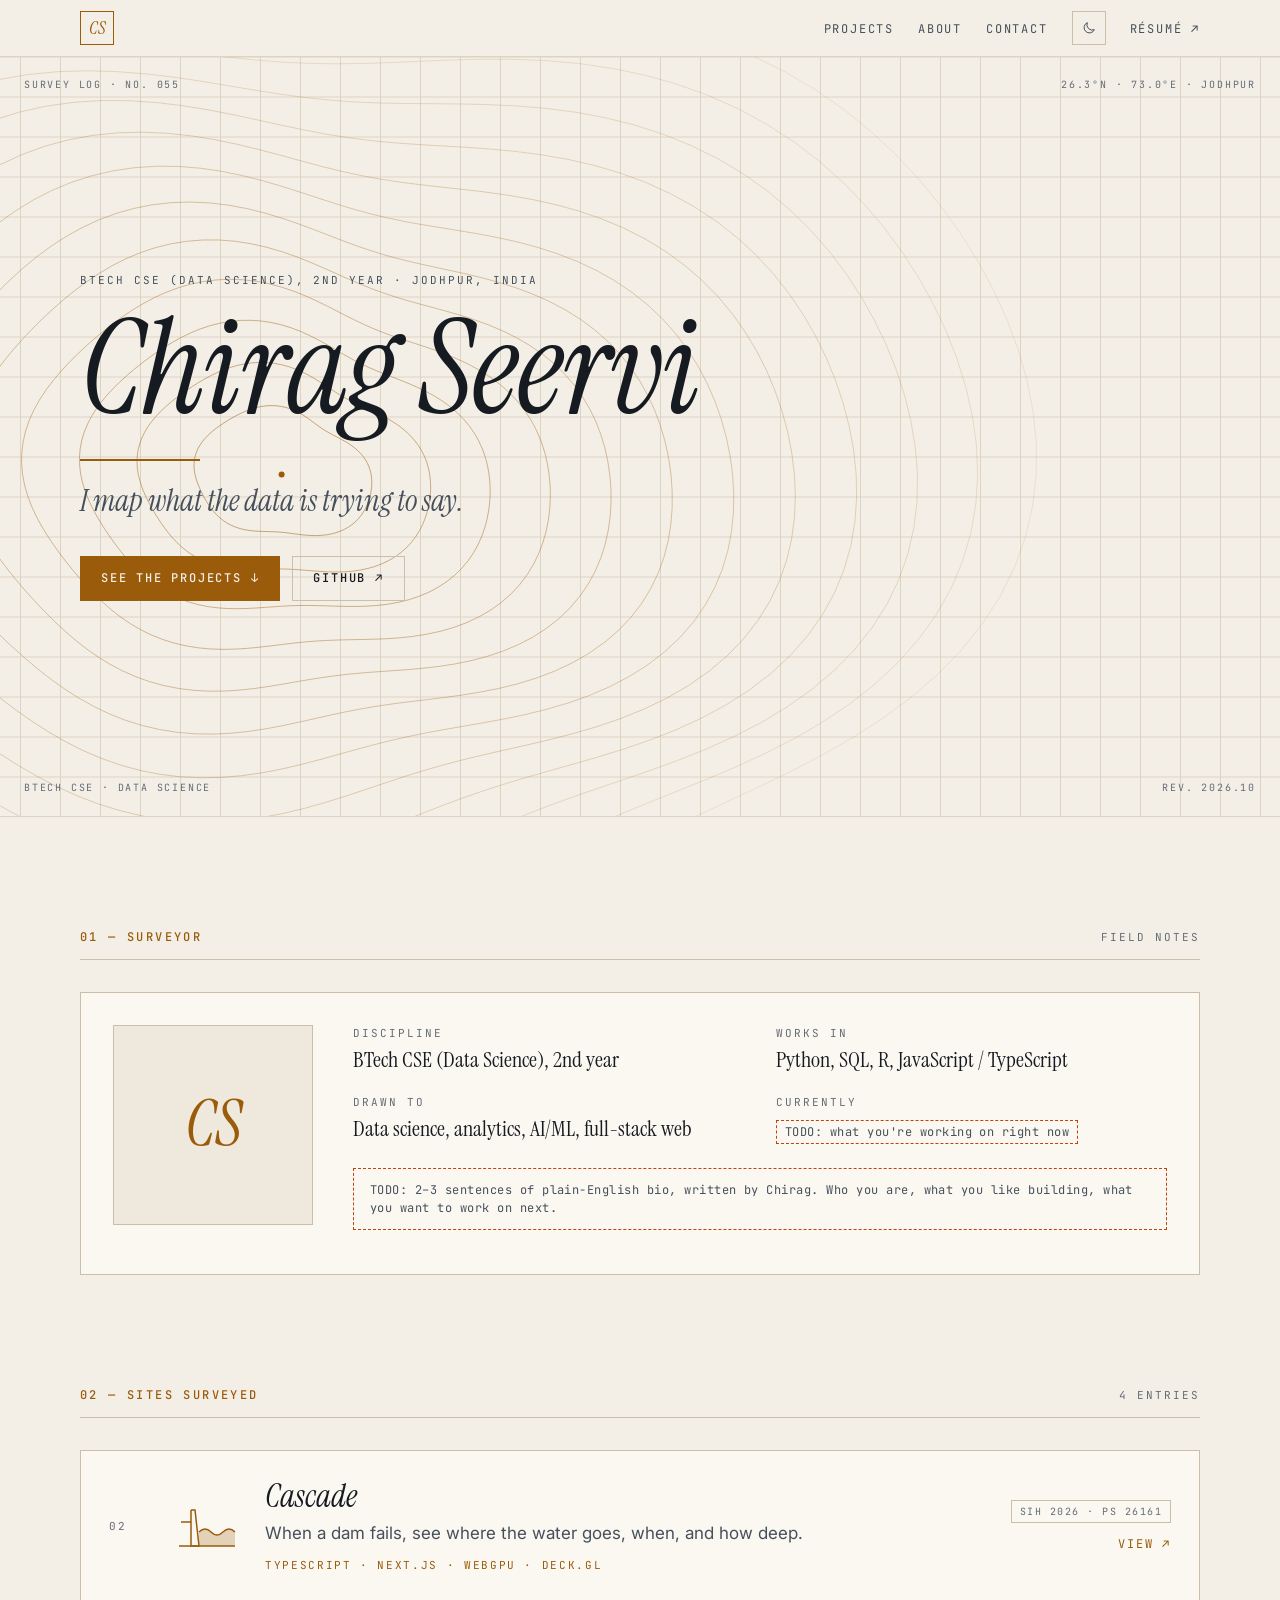
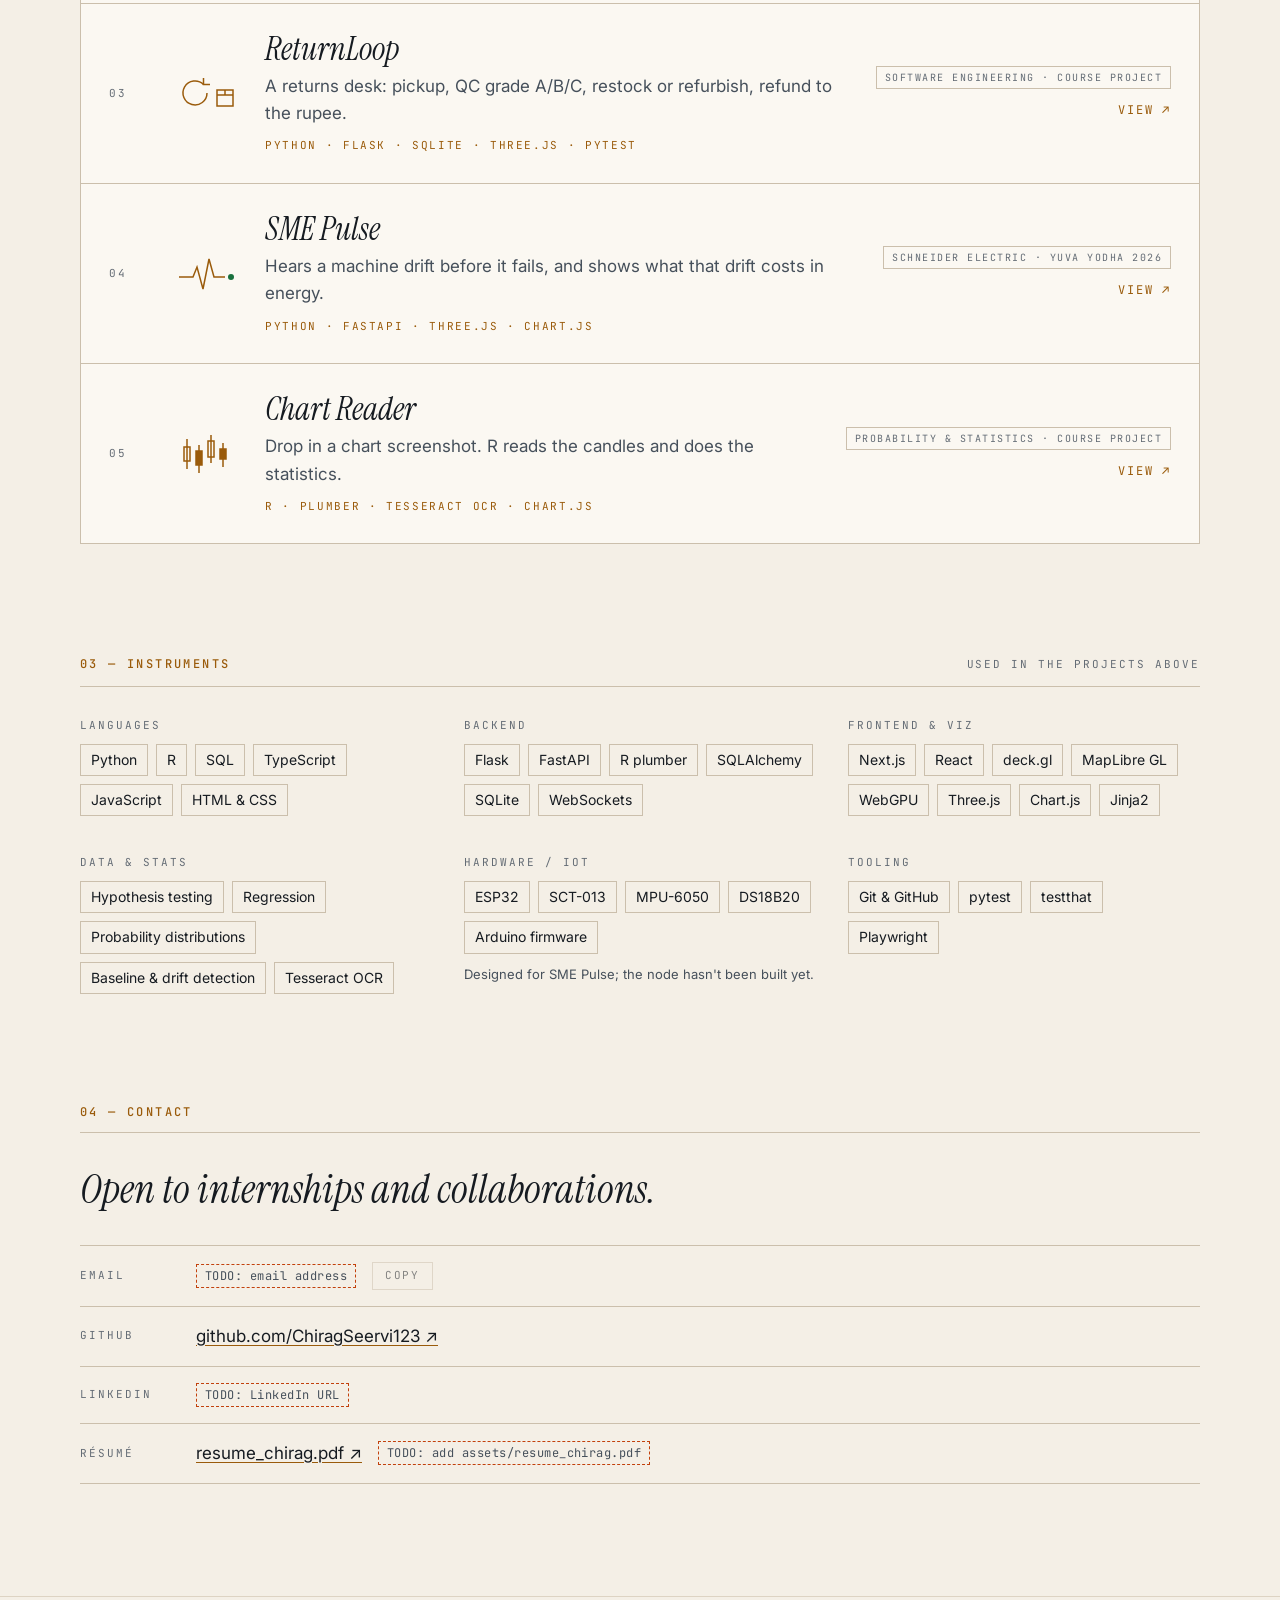
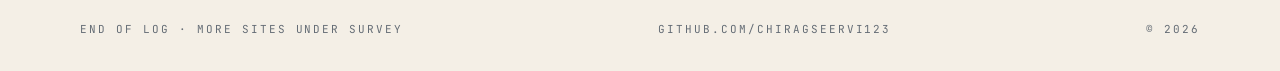
<file: index.html>
<!doctype html>
<html lang="en">
<head>
  <meta charset="utf-8">
  <meta name="viewport" content="width=device-width, initial-scale=1">
  <title>Chirag Seervi — Survey Log</title>
  <meta name="description" content="Chirag Seervi, BTech CSE (Data Science) student in Jodhpur. Four projects in data, simulation and full-stack web.">
  <meta name="theme-color" content="#0a0e13">
  <link rel="icon" href="assets/favicon.svg" type="image/svg+xml">
  <!-- Social sharing. These URLs assume GitHub Pages at https://chiragseervi123.github.io/portfolio/; change them if the site lives elsewhere. -->
  <meta property="og:type" content="website">
  <meta property="og:site_name" content="Chirag Seervi">
  <meta property="og:title" content="Chirag Seervi — Survey Log">
  <meta property="og:description" content="Chirag Seervi, BTech CSE (Data Science) student in Jodhpur. Four projects in data, simulation and full-stack web.">
  <meta property="og:url" content="https://chiragseervi123.github.io/portfolio/">
  <meta property="og:image" content="https://chiragseervi123.github.io/portfolio/assets/og-image.png">
  <meta property="og:image:width" content="1200">
  <meta property="og:image:height" content="630">
  <meta property="og:image:alt" content="Chirag Seervi: I map what the data is trying to say.">
  <meta name="twitter:card" content="summary_large_image">
  <meta name="twitter:title" content="Chirag Seervi — Survey Log">
  <meta name="twitter:description" content="Chirag Seervi, BTech CSE (Data Science) student in Jodhpur. Four projects in data, simulation and full-stack web.">
  <meta name="twitter:image" content="https://chiragseervi123.github.io/portfolio/assets/og-image.png">

  <script>
    // Pick the theme before the page draws: saved choice, else the system setting.
    (function () {
      var theme = null;
      try { theme = localStorage.getItem("theme"); } catch (e) {}
      if (theme !== "light" && theme !== "dark") {
        theme = window.matchMedia("(prefers-color-scheme: light)").matches ? "light" : "dark";
      }
      document.documentElement.setAttribute("data-theme", theme);
      document.documentElement.classList.add("js");
    })();
  </script>

  <link rel="preconnect" href="https://fonts.googleapis.com">
  <link rel="preconnect" href="https://fonts.gstatic.com" crossorigin>
  <link rel="stylesheet" href="https://fonts.googleapis.com/css2?family=Instrument+Serif:ital@0;1&family=Inter:wght@400;500&family=JetBrains+Mono:wght@400;500&display=swap">
  <link rel="stylesheet" href="css/main.css">
</head>
<body id="top">
  <a class="skip-link" href="#main">Skip to content</a>

  <header class="topbar">
    <div class="wrap topbar-inner">
      <a class="monogram" href="#top" aria-label="Chirag Seervi, back to top">CS</a>
      <button class="menu-btn" type="button" aria-expanded="false" aria-controls="site-nav">Menu</button>
      <nav id="site-nav" class="site-nav" aria-label="Main">
        <ul>
          <li><a href="#projects">Projects</a></li>
          <li><a href="#about">About</a></li>
          <li><a href="#contact">Contact</a></li>
          <li>
            <button class="theme-toggle" type="button" aria-label="Switch theme">
              <svg class="icon-sun" viewBox="0 0 24 24" fill="none" stroke="currentColor" stroke-width="1.5" aria-hidden="true">
                <circle cx="12" cy="12" r="4"/>
                <path d="M12 2v2M12 20v2M2 12h2M20 12h2M4.9 4.9l1.4 1.4M17.7 17.7l1.4 1.4M4.9 19.1l1.4-1.4M17.7 6.3l1.4-1.4"/>
              </svg>
              <svg class="icon-moon" viewBox="0 0 24 24" fill="none" stroke="currentColor" stroke-width="1.5" aria-hidden="true">
                <path d="M20 14.5A8 8 0 0 1 9.5 4a8 8 0 1 0 10.5 10.5z"/>
              </svg>
            </button>
          </li>
          <li><a href="assets/resume_chirag.pdf">Résumé ↗</a></li>
        </ul>
      </nav>
    </div>
  </header>

  <main id="main">
    <!-- ===== Hero ===== -->
    <section class="hero" aria-labelledby="hero-name">
      <canvas class="hero-canvas" aria-hidden="true"></canvas>
      <span class="hero-corner hero-tl label" aria-hidden="true">Survey log · No. 055</span>
      <span class="hero-corner hero-tr label" aria-hidden="true">26.3°N · 73.0°E · Jodhpur</span>
      <span class="hero-corner hero-bl label" aria-hidden="true">BTech CSE · Data Science</span>
      <span class="hero-corner hero-br label" aria-hidden="true">Rev. 2026.10</span>

      <div class="wrap hero-inner">
        <p class="hero-role">BTech CSE (Data Science), 2nd year · Jodhpur, India</p>
        <h1 id="hero-name" class="hero-name">Chirag Seervi</h1>
        <span class="hero-rule" aria-hidden="true"></span>
        <p class="hero-tagline">I map what the data is trying to say.</p>
        <div class="hero-actions">
          <a class="btn btn-primary" href="#projects">See the projects ↓</a>
          <a class="btn btn-ghost" href="https://github.com/ChiragSeervi123">GitHub ↗</a>
        </div>
      </div>
    </section>

    <!-- ===== 01 About ===== -->
    <section id="about" class="section">
      <div class="wrap">
        <div class="section-head"><h2>01 — Surveyor</h2><span class="label">Field notes</span></div>

        <div class="fieldnotes">
          <div class="portrait">
            <!-- To use a photo: save it as assets/photo.jpg and replace the line below with
                 <img src="assets/photo.jpg" alt="Chirag Seervi" width="400" height="400"> -->
            <span class="portrait-mono" aria-hidden="true">CS</span>
          </div>

          <div class="fieldnotes-body">
            <dl class="fields">
              <div class="field">
                <dt class="label">Discipline</dt>
                <dd>BTech CSE (Data Science), 2nd year</dd>
              </div>
              <div class="field">
                <dt class="label">Works in</dt>
                <dd>Python, SQL, R, JavaScript / TypeScript</dd>
              </div>
              <div class="field">
                <dt class="label">Drawn to</dt>
                <dd>Data science, analytics, AI/ML, full-stack web</dd>
              </div>
              <div class="field">
                <dt class="label">Currently</dt>
                <dd><span class="todo" data-todo="home: currently">TODO: what you're working on right now</span></dd>
              </div>
            </dl>

            <p class="todo todo-block" data-todo="home: bio">TODO: 2–3 sentences of plain-English bio, written by Chirag. Who you are, what you like building, what you want to work on next.</p>
          </div>
        </div>
      </div>
    </section>

    <!-- ===== 02 Projects ===== -->
    <section id="projects" class="section">
      <div class="wrap">
        <div class="section-head"><h2>02 — Sites Surveyed</h2><span class="label">4 entries</span></div>

        <ol class="cards">
          <li>
            <a class="card" href="projects/cascade.html">
              <span class="card-no label">02</span>
              <span class="card-glyph" aria-hidden="true">
                <!-- Dam wall with water flowing right -->
                <svg viewBox="0 0 60 50" fill="none" stroke="currentColor" stroke-width="1.5">
                  <path class="draw" pathLength="1" d="M4 20 H14"/>
                  <path class="draw" pathLength="1" d="M14 8 L18 8 L22 44 L14 44 Z"/>
                  <path class="water" d="M22 30 Q28 24 34 30 T46 30 T58 30 V44 H22 Z"/>
                  <path class="draw" pathLength="1" d="M22 30 Q28 24 34 30 T46 30 T58 30"/>
                  <path class="draw" pathLength="1" d="M2 44 H58"/>
                </svg>
              </span>
              <span class="card-body">
                <h3 class="card-name">Cascade</h3>
                <span class="card-line">When a dam fails, see where the water goes, when, and how deep.</span>
                <span class="card-tech">TypeScript · Next.js · WebGPU · deck.gl</span>
              </span>
              <span class="card-meta">
                <span class="badge">SIH 2026 · PS 26161</span>
                <span class="card-view">View <span class="arrow">↗</span></span>
              </span>
            </a>
          </li>

          <li>
            <a class="card" href="projects/returnloop.html">
              <span class="card-no label">03</span>
              <span class="card-glyph" aria-hidden="true">
                <!-- Circular return arrow next to a small box -->
                <svg viewBox="0 0 60 50" fill="none" stroke="currentColor" stroke-width="1.5">
                  <path class="draw" pathLength="1" d="M30 25 A12 12 0 1 1 26.5 16.5"/>
                  <path class="draw" pathLength="1" d="M26.5 10 V16.5 H33"/>
                  <path class="draw" pathLength="1" d="M40 22 H56 V38 H40 Z"/>
                  <path class="draw" pathLength="1" d="M40 27 H56 M48 22 V27"/>
                </svg>
              </span>
              <span class="card-body">
                <h3 class="card-name">ReturnLoop</h3>
                <span class="card-line">A returns desk: pickup, QC grade A/B/C, restock or refurbish, refund to the rupee.</span>
                <span class="card-tech">Python · Flask · SQLite · Three.js · pytest</span>
              </span>
              <span class="card-meta">
                <span class="badge">Software Engineering · Course project</span>
                <span class="card-view">View <span class="arrow">↗</span></span>
              </span>
            </a>
          </li>

          <li>
            <a class="card" href="projects/sme-pulse.html">
              <span class="card-no label">04</span>
              <span class="card-glyph" aria-hidden="true">
                <!-- Heartbeat line with a small green dot -->
                <svg viewBox="0 0 60 50" fill="none" stroke="currentColor" stroke-width="1.5">
                  <path class="draw" pathLength="1" d="M2 28 H16 L20 18 L26 40 L32 10 L37 28 H48"/>
                  <circle class="dot-ok" cx="54" cy="28" r="3"/>
                </svg>
              </span>
              <span class="card-body">
                <h3 class="card-name">SME Pulse</h3>
                <span class="card-line">Hears a machine drift before it fails, and shows what that drift costs in energy.</span>
                <span class="card-tech">Python · FastAPI · Three.js · Chart.js</span>
              </span>
              <span class="card-meta">
                <span class="badge">Schneider Electric · Yuva Yodha 2026</span>
                <span class="card-view">View <span class="arrow">↗</span></span>
              </span>
            </a>
          </li>

          <li>
            <a class="card" href="projects/chart-reader.html">
              <span class="card-no label">05</span>
              <span class="card-glyph" aria-hidden="true">
                <!-- A row of candlesticks -->
                <svg viewBox="0 0 60 50" fill="none" stroke="currentColor" stroke-width="1.5">
                  <path class="draw" pathLength="1" d="M10 10 V40 M22 16 V44 M34 6 V34 M46 14 V38"/>
                  <rect x="7" y="18" width="6" height="14"/>
                  <rect class="candle-up" x="19" y="22" width="6" height="14"/>
                  <rect x="31" y="12" width="6" height="16"/>
                  <rect class="candle-up" x="43" y="20" width="6" height="10"/>
                </svg>
              </span>
              <span class="card-body">
                <h3 class="card-name">Chart Reader</h3>
                <span class="card-line">Drop in a chart screenshot. R reads the candles and does the statistics.</span>
                <span class="card-tech">R · plumber · Tesseract OCR · Chart.js</span>
              </span>
              <span class="card-meta">
                <span class="badge">Probability &amp; Statistics · Course project</span>
                <span class="card-view">View <span class="arrow">↗</span></span>
              </span>
            </a>
          </li>
        </ol>
      </div>
    </section>

    <!-- ===== 03 Skills ===== -->
    <!-- Only tools used in the four projects, plus the languages Chirag works in. -->
    <section id="skills" class="section">
      <div class="wrap">
        <div class="section-head"><h2>03 — Instruments</h2><span class="label">Used in the projects above</span></div>

        <div class="skills">
          <div class="skill-group">
            <h3 class="label">Languages</h3>
            <ul class="tags">
              <li>Python</li><li>R</li><li>SQL</li><li>TypeScript</li><li>JavaScript</li><li>HTML &amp; CSS</li>
            </ul>
          </div>
          <div class="skill-group">
            <h3 class="label">Backend</h3>
            <ul class="tags">
              <li>Flask</li><li>FastAPI</li><li>R plumber</li><li>SQLAlchemy</li><li>SQLite</li><li>WebSockets</li>
            </ul>
          </div>
          <div class="skill-group">
            <h3 class="label">Frontend &amp; Viz</h3>
            <ul class="tags">
              <li>Next.js</li><li>React</li><li>deck.gl</li><li>MapLibre GL</li><li>WebGPU</li><li>Three.js</li><li>Chart.js</li><li>Jinja2</li>
            </ul>
          </div>
          <div class="skill-group">
            <h3 class="label">Data &amp; Stats</h3>
            <ul class="tags">
              <li>Hypothesis testing</li><li>Regression</li><li>Probability distributions</li><li>Baseline &amp; drift detection</li><li>Tesseract OCR</li>
            </ul>
          </div>
          <div class="skill-group">
            <h3 class="label">Hardware / IoT</h3>
            <ul class="tags">
              <li>ESP32</li><li>SCT-013</li><li>MPU-6050</li><li>DS18B20</li><li>Arduino firmware</li>
            </ul>
            <p class="skill-note">Designed for SME Pulse; the node hasn't been built yet.</p>
          </div>
          <div class="skill-group">
            <h3 class="label">Tooling</h3>
            <ul class="tags">
              <li>Git &amp; GitHub</li><li>pytest</li><li>testthat</li><li>Playwright</li>
            </ul>
          </div>
        </div>
      </div>
    </section>

    <!-- ===== 04 Contact ===== -->
    <section id="contact" class="section">
      <div class="wrap">
        <div class="section-head"><h2>04 — Contact</h2></div>

        <p class="contact-lead">Open to internships and collaborations.</p>

        <ul class="contact-list">
          <li>
            <span class="label">Email</span>
            <!-- When the email is ready: replace the TODO span with
                 <a href="mailto:you@example.com">you@example.com</a>,
                 put the same address in data-copy and remove "disabled". -->
            <span class="todo" data-todo="home: email">TODO: email address</span>
            <button class="btn-copy" type="button" data-copy="" disabled>Copy</button>
            <span class="copy-status" role="status" aria-live="polite"></span>
          </li>
          <li>
            <span class="label">GitHub</span>
            <a href="https://github.com/ChiragSeervi123">github.com/ChiragSeervi123 ↗</a>
          </li>
          <li>
            <span class="label">LinkedIn</span>
            <span class="todo" data-todo="home: LinkedIn">TODO: LinkedIn URL</span>
          </li>
          <li>
            <span class="label">Résumé</span>
            <a href="assets/resume_chirag.pdf">resume_chirag.pdf ↗</a>
            <span class="todo" data-todo="home: résumé PDF">TODO: add assets/resume_chirag.pdf</span>
          </li>
        </ul>
      </div>
    </section>
  </main>

  <footer class="site-footer">
    <div class="wrap footer-inner">
      <span class="label">End of log · More sites under survey</span>
      <a class="label" href="https://github.com/ChiragSeervi123">github.com/ChiragSeervi123</a>
      <span class="label">© <span class="year">2026</span></span>
    </div>
  </footer>

  <script src="js/main.js"></script>
</body>
</html>
</file>
<file: css/main.css>
/* =========================================================
   Portfolio — Chirag Seervi
   "Survey Log" theme. One stylesheet for every page.
   ========================================================= */

/* ---------- 1. Tokens ---------- */

/* Dark is the default theme.
   --muted (both themes), and --accent and --ok in the light theme, are a
   touch darker/lighter than the original spec values so that text in
   those colours reaches the 4.5:1 contrast the spec also requires. */
:root {
  --bg:        #0a0e13;
  --surface:   #0d1218;
  --surface-2: #121a23;
  --line:      #1d2733;
  --line-2:    #253140;
  --text:      #f2ede4;
  --text-2:    #a9b4c0;
  --muted:     #6f7f90;   /* spec: #5b6b7c (3.5:1) */
  --accent:    #e8a33d;   /* amber */
  --ok:        #5fd38d;   /* status green, used sparingly */
  --todo:      #c2410c;   /* placeholder outline colour */

  --serif: "Instrument Serif", Georgia, serif;
  --sans:  "Inter", system-ui, -apple-system, "Segoe UI", sans-serif;
  --mono:  "JetBrains Mono", ui-monospace, Consolas, monospace;

  --max:     1120px;  /* widest content */
  --column:  760px;   /* reading column on case-study pages */
  --gutter:  16px;    /* side padding on phones */
  --section: 64px;    /* space between sections on phones */
  --bar-h:   56px;    /* height of the top bar */

  --fast: 150ms ease-out;
  --slow: 300ms ease-out;
}

[data-theme="light"] {
  --bg:        #f4efe6;
  --surface:   #fbf8f2;
  --surface-2: #efe8dc;
  --line:      #ddd3c3;
  --line-2:    #cbbfac;
  --text:      #161b21;
  --text-2:    #46505b;
  --muted:     #646c75;   /* spec: #7a838d (3.3:1) */
  --accent:    #9a5b0b;   /* spec: #b86e0f (3.5:1) */
  --ok:        #18703d;   /* spec: #1f8a4c (3.8:1) */
  --todo:      #c2410c;
}

/* With JavaScript off there is no data-theme attribute,
   so follow the system setting instead. */
@media (prefers-color-scheme: light) {
  :root:not([data-theme]) {
    --bg:        #f4efe6;
    --surface:   #fbf8f2;
    --surface-2: #efe8dc;
    --line:      #ddd3c3;
    --line-2:    #cbbfac;
    --text:      #161b21;
    --text-2:    #46505b;
    --muted:     #646c75;
    --accent:    #9a5b0b;
    --ok:        #18703d;
  }
}

@media (min-width: 720px) {
  :root {
    --gutter:  24px;
    --section: 112px;
  }
}

/* ---------- 2. Base ---------- */

*,
*::before,
*::after {
  box-sizing: border-box;
}

html {
  scroll-behavior: smooth;
  scroll-padding-top: calc(var(--bar-h) + 16px); /* anchors land below the sticky bar */
  -webkit-text-size-adjust: 100%;
}

body {
  margin: 0;
  background: var(--bg);
  color: var(--text);
  font-family: var(--sans);
  font-size: 16px;
  line-height: 1.6;
  overflow-x: hidden;
}

@media (min-width: 720px) {
  body { font-size: 17px; }
}

img,
svg {
  max-width: 100%;
}

h1, h2, h3 {
  margin: 0;
  font-weight: 400;
  line-height: 1.15;
}

p {
  margin: 0 0 1em;
}

a {
  color: var(--text);
  text-decoration-color: var(--accent);
  text-underline-offset: 3px;
  transition: color var(--fast);
}

a:hover {
  color: var(--accent);
}

button {
  font: inherit;
  color: inherit;
  cursor: pointer;
}

/* One visible amber focus ring for everything you can Tab to. */
:focus-visible {
  outline: 2px solid var(--accent);
  outline-offset: 3px;
}

.skip-link {
  position: absolute;
  left: var(--gutter);
  top: -100px;
  z-index: 100;
  padding: 8px 12px;
  background: var(--accent);
  color: var(--bg);
  font-family: var(--mono);
  font-size: 12px;
  text-transform: uppercase;
  letter-spacing: 0.15em;
  text-decoration: none;
}

.skip-link:focus {
  top: 8px;
}

.wrap {
  max-width: calc(var(--max) + 2 * var(--gutter));
  margin: 0 auto;
  padding: 0 var(--gutter);
}

/* Small uppercase mono text used for labels, numbers and tech lines. */
.label {
  font-family: var(--mono);
  font-size: 11px;
  font-weight: 400;
  text-transform: uppercase;
  letter-spacing: 0.18em;
  color: var(--muted);
}

/* ---------- 3. Sections ---------- */

.section {
  padding: var(--section) 0 0;
}

.section-head {
  display: flex;
  justify-content: space-between;
  align-items: baseline;
  gap: 16px;
  margin-bottom: 32px;
  padding-bottom: 12px;
  border-bottom: 1px solid var(--line-2);
}

.section-head h2 {
  font-family: var(--mono);
  font-size: 12px;
  font-weight: 500;
  text-transform: uppercase;
  letter-spacing: 0.2em;
  color: var(--accent);
}

/* ---------- 4. Top bar ---------- */

.topbar {
  position: sticky;
  top: 0;
  z-index: 50;
  background: var(--bg);
  border-bottom: 1px solid var(--line);
}

.topbar-inner {
  display: flex;
  align-items: center;
  justify-content: space-between;
  height: var(--bar-h);
}

.monogram {
  display: inline-grid;
  place-items: center;
  width: 34px;
  height: 34px;
  border: 1px solid var(--accent);
  font-family: var(--serif);
  font-style: italic;
  font-size: 18px;
  color: var(--accent);
  text-decoration: none;
}

.site-nav ul {
  display: flex;
  align-items: center;
  gap: 24px;
  margin: 0;
  padding: 0;
  list-style: none;
}

.site-nav a {
  font-family: var(--mono);
  font-size: 12px;
  text-transform: uppercase;
  letter-spacing: 0.15em;
  color: var(--text-2);
  text-decoration: none;
}

.site-nav a:hover,
.site-nav a.is-active {
  color: var(--accent);
}

.theme-toggle {
  display: grid;
  place-items: center;
  width: 34px;
  height: 34px;
  padding: 0;
  background: none;
  border: 1px solid var(--line-2);
  color: var(--text-2);
  transition: border-color var(--fast), color var(--fast);
}

.theme-toggle:hover {
  border-color: var(--accent);
  color: var(--accent);
}

.theme-toggle svg {
  width: 16px;
  height: 16px;
}

/* Show the sun in dark mode (click for light) and the moon in light mode. */
.icon-moon,
[data-theme="light"] .icon-sun {
  display: none;
}

[data-theme="light"] .icon-moon {
  display: block;
}

/* The toggle needs JavaScript, so hide it when JavaScript is off. */
html:not(.js) .theme-toggle {
  display: none;
}

.menu-btn {
  display: none;
  padding: 6px 12px;
  background: none;
  border: 1px solid var(--line-2);
  font-family: var(--mono);
  font-size: 12px;
  text-transform: uppercase;
  letter-spacing: 0.15em;
}

/* Below 720px the nav collapses behind the menu button (only when JS can open it). */
@media (max-width: 719px) {
  .js .menu-btn {
    display: block;
  }

  .js .site-nav {
    display: none;
    position: absolute;
    top: var(--bar-h);
    left: 0;
    right: 0;
    background: var(--bg);
    border-bottom: 1px solid var(--line-2);
  }

  .js .site-nav.is-open {
    display: block;
  }

  .js .site-nav ul {
    flex-direction: column;
    align-items: flex-start;
    gap: 0;
    padding: 8px var(--gutter) 16px;
  }

  .js .site-nav li {
    width: 100%;
    padding: 10px 0;
    border-bottom: 1px solid var(--line);
  }

  .js .site-nav li:last-child {
    border-bottom: 0;
  }

  /* Without JS the links simply wrap onto the bar. */
  html:not(.js) .topbar-inner {
    height: auto;
    flex-wrap: wrap;
    gap: 8px;
    padding-top: 10px;
    padding-bottom: 10px;
  }

  html:not(.js) .site-nav ul {
    flex-wrap: wrap;
    gap: 8px 16px;
  }
}

/* ---------- 5. Footer ---------- */

.site-footer {
  margin-top: var(--section);
  border-top: 1px solid var(--line);
}

.footer-inner {
  display: flex;
  flex-wrap: wrap;
  justify-content: space-between;
  gap: 8px 24px;
  padding-top: 24px;
  padding-bottom: 32px;
}

.footer-inner a {
  text-decoration: none;
}

.footer-inner a:hover {
  color: var(--accent);
}

/* ---------- 6. Buttons, badges, placeholders ---------- */

.btn {
  display: inline-block;
  padding: 12px 20px;
  border: 1px solid var(--accent);
  font-family: var(--mono);
  font-size: 12px;
  font-weight: 500;
  text-transform: uppercase;
  letter-spacing: 0.15em;
  text-decoration: none;
  transition: background-color var(--fast), color var(--fast), border-color var(--fast);
}

.btn-primary {
  background: var(--accent);
  color: var(--bg);
}

.btn-primary:hover {
  background: transparent;
  color: var(--accent);
}

.btn-ghost {
  color: var(--text);
  border-color: var(--line-2);
}

.btn-ghost:hover {
  border-color: var(--accent);
}

.badge {
  display: inline-block;
  padding: 3px 8px;
  border: 1px solid var(--line-2);
  font-family: var(--mono);
  font-size: 10px;
  text-transform: uppercase;
  letter-spacing: 0.15em;
  line-height: 1.5;
  color: var(--muted);
}

/* Anything Chirag still has to fill in. Search the code for data-todo to find them all. */
.todo {
  display: inline-block;
  padding: 2px 8px;
  border: 1px dashed var(--todo);
  font-family: var(--mono);
  font-size: 12px;
  font-style: normal;
  letter-spacing: 0.04em;
  line-height: 1.5;
  color: var(--text-2);
}

.todo-block {
  display: block;
  padding: 12px 16px;
}

/* ---------- 7. Hero ---------- */

.hero {
  position: relative;
  display: flex;
  align-items: center;
  min-height: min(calc(100vh - var(--bar-h)), 760px);
  padding: 88px 0;
  overflow: hidden;
  border-bottom: 1px solid var(--line);
  /* A faint 40px survey grid, behind the hero only. */
  background-image:
    linear-gradient(var(--line) 1px, transparent 1px),
    linear-gradient(90deg, var(--line) 1px, transparent 1px);
  background-size: 40px 40px;
  background-position: center center;
}

/* Animated contour lines, drawn by js/main.js. */
.hero-canvas {
  position: absolute;
  inset: 0;
  width: 100%;
  height: 100%;
}

.hero-inner {
  position: relative; /* sits above the canvas */
  width: 100%;
}

.hero-corner {
  position: absolute;
  font-size: 10px;
}

.hero-tl { top: 20px; left: var(--gutter); }
.hero-tr { top: 20px; right: var(--gutter); }
.hero-bl { bottom: 20px; left: var(--gutter); }
.hero-br { bottom: 20px; right: var(--gutter); }

/* On small phones the corner labels stack on the left instead of sharing a row. */
@media (max-width: 479px) {
  .hero-tr { top: 40px; right: auto; left: var(--gutter); }
  .hero-br { bottom: 40px; right: auto; left: var(--gutter); }
}

.hero-role {
  margin-bottom: 16px;
  font-family: var(--mono);
  font-size: 11px;
  text-transform: uppercase;
  letter-spacing: 0.18em;
  color: var(--text-2);
}

.hero-name {
  font-family: var(--serif);
  font-style: italic;
  font-size: clamp(56px, 13vw, 132px);
  line-height: 0.95;
  letter-spacing: -0.01em;
}

.hero-rule {
  display: block;
  width: 120px;
  height: 2px;
  margin: 28px 0 20px;
  background: var(--accent);
}

.hero-tagline {
  max-width: 32ch;
  font-family: var(--serif);
  font-style: italic;
  font-size: clamp(22px, 3.4vw, 30px);
  line-height: 1.3;
  color: var(--text-2);
}

.hero-actions {
  display: flex;
  flex-wrap: wrap;
  gap: 12px;
  margin-top: 36px;
}

/* ---------- 8. About: field-notes card ---------- */

.fieldnotes {
  display: grid;
  gap: 24px;
  padding: 24px;
  border: 1px solid var(--line-2);
  background: var(--surface);
}

@media (min-width: 720px) {
  .fieldnotes {
    grid-template-columns: 200px 1fr;
    gap: 40px;
    padding: 32px;
  }
}

.portrait {
  display: grid;
  place-items: center;
  width: 160px;
  aspect-ratio: 1;
  border: 1px solid var(--line-2);
  background: var(--surface-2);
}

@media (min-width: 720px) {
  .portrait { width: 100%; }
}

.portrait img {
  display: block;
  width: 100%;
  height: 100%;
  object-fit: cover;
}

.portrait-mono {
  font-family: var(--serif);
  font-style: italic;
  font-size: 64px;
  color: var(--accent);
}

/* Field: mono label on top, serif value below. */
.fields {
  display: grid;
  gap: 20px 32px;
  margin: 0 0 24px;
}

@media (min-width: 560px) {
  .fields { grid-template-columns: 1fr 1fr; }
}

.field dt {
  margin-bottom: 4px;
}

.field dd {
  margin: 0;
  font-family: var(--serif);
  font-size: 22px;
  line-height: 1.25;
}

/* ---------- 9. Project cards ---------- */

.cards {
  margin: 0;
  padding: 0;
  list-style: none;
}

.cards li + li {
  margin-top: -1px; /* neighbouring borders overlap into a single line */
}

.card {
  position: relative;
  display: grid;
  grid-template-columns: auto 60px 1fr;
  grid-template-areas:
    "no   glyph ."
    "body body  body"
    "meta meta  meta";
  align-items: center;
  gap: 16px;
  padding: 20px;
  border: 1px solid var(--line-2);
  background: var(--surface);
  color: var(--text);
  text-decoration: none;
  transition: border-color var(--slow);
}

@media (min-width: 860px) {
  .card {
    grid-template-columns: 40px 60px 1fr auto;
    grid-template-areas: "no glyph body meta";
    gap: 28px;
    padding: 28px;
  }
}

.card:hover,
.card:focus-visible {
  z-index: 1; /* keep the amber border on top of the neighbours */
  border-color: var(--accent);
  color: var(--text);
}

.card-no    { grid-area: no; }
.card-glyph { grid-area: glyph; }
.card-body  { grid-area: body; display: block; }
.card-meta  { grid-area: meta; }

.card-glyph {
  display: block;
  width: 60px;
  height: 50px;
  color: var(--accent);
}

.card-glyph svg {
  display: block;
  width: 60px;
  height: 50px;
}

.card-glyph .water {
  fill: var(--accent);
  stroke: none;
  opacity: 0.25;
}

.card-glyph .dot-ok {
  fill: var(--ok);
  stroke: none;
}

.card-glyph .candle-up {
  fill: currentColor;
}

.card-name {
  display: block;
  font-family: var(--serif);
  font-style: italic;
  font-size: 32px;
  line-height: 1.1;
}

.card-line {
  display: block;
  margin: 6px 0 10px;
  color: var(--text-2);
}

.card-tech {
  display: block;
  font-family: var(--mono);
  font-size: 11px;
  text-transform: uppercase;
  letter-spacing: 0.15em;
  color: var(--accent);
}

.card-meta {
  display: flex;
  flex-wrap: wrap;
  align-items: center;
  justify-content: space-between;
  gap: 12px 20px;
}

@media (min-width: 860px) {
  .card-meta {
    flex-direction: column;
    align-items: flex-end;
    text-align: right;
  }
}

.card-view {
  font-family: var(--mono);
  font-size: 12px;
  text-transform: uppercase;
  letter-spacing: 0.15em;
  color: var(--accent);
  white-space: nowrap;
}

.card-view .arrow {
  display: inline-block;
  transition: transform var(--fast);
}

/* ---------- 10. Skills ---------- */

.skills {
  display: grid;
  gap: 32px;
}

@media (min-width: 720px) {
  .skills {
    grid-template-columns: repeat(3, 1fr);
    gap: 40px 32px;
  }
}

.skill-group h3 {
  margin-bottom: 12px;
}

.tags {
  display: flex;
  flex-wrap: wrap;
  gap: 8px;
  margin: 0;
  padding: 0;
  list-style: none;
}

.tags li {
  padding: 4px 10px;
  border: 1px solid var(--line-2);
  font-size: 14px;
  color: var(--text);
}

.skill-note {
  margin: 10px 0 0;
  font-size: 13px;
  color: var(--text-2);
}

/* ---------- 11. Contact ---------- */

.contact-lead {
  margin-bottom: 32px;
  font-family: var(--serif);
  font-style: italic;
  font-size: clamp(28px, 4vw, 40px);
  line-height: 1.2;
}

.contact-list {
  margin: 0;
  padding: 0;
  list-style: none;
  border-top: 1px solid var(--line-2);
}

.contact-list li {
  display: flex;
  flex-wrap: wrap;
  align-items: center;
  gap: 8px 16px;
  padding: 16px 0;
  border-bottom: 1px solid var(--line-2);
}

.contact-list .label {
  width: 100px;
  flex-shrink: 0;
}

.btn-copy {
  padding: 4px 12px;
  background: none;
  border: 1px solid var(--line-2);
  font-family: var(--mono);
  font-size: 11px;
  text-transform: uppercase;
  letter-spacing: 0.15em;
  transition: border-color var(--fast), color var(--fast);
}

.btn-copy:hover:not(:disabled) {
  border-color: var(--accent);
  color: var(--accent);
}

.btn-copy:disabled {
  cursor: not-allowed;
  opacity: 0.5;
}

.copy-status {
  font-family: var(--mono);
  font-size: 11px;
  text-transform: uppercase;
  letter-spacing: 0.15em;
  color: var(--ok);
}

/* ---------- 12. Case-study pages ---------- */

/* Text sits in a ~760px column; figures may use the full width. */
.col {
  max-width: var(--column);
  margin: 0 auto;
}

.case-head {
  padding-top: 56px;
}

.back-link {
  display: inline-block;
  margin-bottom: 40px;
  text-decoration: none;
}

.back-link:hover {
  color: var(--accent);
}

.case-no {
  margin-bottom: 8px;
  color: var(--accent);
}

.case-name {
  font-family: var(--serif);
  font-style: italic;
  font-size: clamp(52px, 10vw, 96px);
  line-height: 1;
}

.case-line {
  margin: 16px 0 20px;
  font-family: var(--serif);
  font-style: italic;
  font-size: clamp(22px, 3vw, 28px);
  line-height: 1.3;
  color: var(--text-2);
}

.case-badges {
  display: flex;
  flex-wrap: wrap;
  gap: 8px;
  margin-bottom: 16px;
}

.case-tech {
  font-family: var(--mono);
  font-size: 11px;
  text-transform: uppercase;
  letter-spacing: 0.15em;
  line-height: 1.8;
  color: var(--accent);
}

.case-tech .planned {
  color: var(--text-2);
}

.case-actions {
  display: flex;
  flex-wrap: wrap;
  gap: 12px;
  margin-top: 28px;
}

.case-section {
  padding-top: 72px;
}

.bullets {
  padding-left: 20px;
}

.bullets li {
  margin-bottom: 10px;
}

.bullets li::marker {
  color: var(--accent);
}

code {
  font-family: var(--mono);
  font-size: 0.85em;
  color: var(--text);
}

/* At a glance: four cells in a strip (2 × 2 on phones). */
.glance {
  display: grid;
  grid-template-columns: 1fr 1fr;
  margin: 0;
  /* The box draws the top and left edges; each cell draws its right and bottom edges. */
  border-top: 1px solid var(--line-2);
  border-left: 1px solid var(--line-2);
}

@media (min-width: 720px) {
  .glance { grid-template-columns: repeat(4, 1fr); }
}

.glance div {
  padding: 16px;
  border-right: 1px solid var(--line-2);
  border-bottom: 1px solid var(--line-2);
}

.glance dt {
  margin-bottom: 6px;
}

.glance dd {
  margin: 0;
  font-family: var(--serif);
  font-size: 20px;
  line-height: 1.25;
}

.glance dd .todo {
  font-size: 11px;
}

/* A highlighted note, e.g. "results are from simulation". */
.note {
  margin: 0 0 24px;
  padding: 16px 20px;
  border: 1px solid var(--line-2);
  border-left: 3px solid var(--accent);
  background: var(--surface);
}

.note p:last-child {
  margin-bottom: 0;
}

.note-title {
  display: block;
  margin-bottom: 6px;
  color: var(--accent);
}

/* ---------- 13. Pipeline diagram ---------- */

.pipeline {
  max-width: var(--max);
  margin: 0 auto 28px;
  padding: 16px;
  border: 1px solid var(--line);
  background: var(--surface);
  overflow-x: auto; /* phones scroll the diagram instead of shrinking the text */
}

.pipeline svg {
  display: block;
  width: 100%;
  min-width: 960px; /* keeps the smallest SVG text at 11px or larger */
  height: auto;
}

.pipeline .box {
  fill: var(--surface-2);
  stroke: var(--line-2);
  stroke-width: 1;
}

.pipeline .box-planned {
  fill: none;
  stroke-dasharray: 5 4;
}

.pipeline .box-sim {
  stroke: var(--ok);
}

.pipeline .t {
  font-family: var(--mono);
  font-size: 13px;
  font-weight: 500;
  fill: var(--text);
}

.pipeline .s {
  font-family: var(--mono);
  font-size: 12px;
  fill: var(--text-2);
}

.pipeline .n {
  font-family: var(--mono);
  font-size: 12px;
  letter-spacing: 0.1em;
  fill: var(--muted);
}

.pipeline .n-accent {
  fill: var(--accent);
}

.pipeline .n-ok {
  fill: var(--ok);
}

.pipeline .arrow {
  fill: none;
  stroke: var(--accent);
  stroke-width: 1.5;
}

.pipeline .arrowhead {
  fill: var(--accent);
}

.scroll-hint {
  margin-top: -16px;
  margin-bottom: 24px;
}

@media (min-width: 1008px) {
  .scroll-hint { display: none; }
}

/* ---------- 14. Screenshots ---------- */

.shots {
  display: grid;
  gap: 24px;
  max-width: var(--max);
  margin: 0 auto;
}

.shot {
  margin: 0;
}

.shot img {
  display: block;
  width: 100%;
  height: auto;
  border: 1px solid var(--line-2);
  background: var(--surface-2);
}

/* Shown only when the image file is missing (the img's onerror adds .is-missing). */
.shot-ph {
  display: none;
  place-items: center;
  aspect-ratio: 16 / 10;
  border: 1px dashed var(--todo);
  background: var(--surface);
  font-family: var(--mono);
  font-size: 12px;
  text-transform: uppercase;
  letter-spacing: 0.15em;
  color: var(--text-2);
}

.shot.is-missing img {
  display: none;
}

.shot.is-missing .shot-ph {
  display: grid;
}

.shot figcaption {
  margin-top: 8px;
  font-family: var(--mono);
  font-size: 11px;
  text-transform: uppercase;
  letter-spacing: 0.15em;
  color: var(--text-2);
}

/* ---------- 15. Evidence ---------- */

.stats {
  display: grid;
  gap: 0;
  margin: 0 0 20px;
  padding: 0;
  list-style: none;
  border-top: 1px solid var(--line-2);
  border-left: 1px solid var(--line-2);
}

@media (min-width: 560px) {
  .stats { grid-template-columns: 1fr 1fr; }
}

.stats li {
  margin: 0;
  padding: 20px;
  border-right: 1px solid var(--line-2);
  border-bottom: 1px solid var(--line-2);
}

.stat-value {
  display: block;
  font-family: var(--serif);
  font-size: 36px;
  line-height: 1.1;
  color: var(--accent);
}

.stat-label {
  display: block;
  margin-top: 6px;
  font-size: 14px;
  line-height: 1.5;
  color: var(--text-2);
}

.source-line {
  font-size: 14px;
  color: var(--text-2);
}

/* ---------- 16. My role placeholder ---------- */

/* Deliberately loud: it must be obvious this part is not written yet. */
.role-todo {
  padding: 24px;
  border: 2px dashed var(--todo);
  font-family: var(--mono);
  font-size: 13px;
  line-height: 1.7;
  color: var(--text-2);
}

.role-todo strong {
  display: block;
  margin-bottom: 8px;
  font-weight: 500;
  text-transform: uppercase;
  letter-spacing: 0.15em;
  color: var(--text);
}

.role-todo p {
  margin-bottom: 0.6em;
}

.role-todo p:last-child {
  margin-bottom: 0;
}

/* ---------- 17. Prev / next ---------- */

.pager {
  display: grid;
  grid-template-columns: 1fr 1fr;
  margin-top: 96px;
  border: 1px solid var(--line-2);
}

.pager a {
  display: block;
  padding: 20px;
  text-decoration: none;
  transition: background-color var(--fast);
}

.pager a:hover {
  background: var(--surface);
  color: var(--text);
}

.pager a + a {
  border-left: 1px solid var(--line-2);
  text-align: right;
}

.pager-name {
  display: block;
  margin-top: 4px;
  font-family: var(--serif);
  font-style: italic;
  font-size: clamp(22px, 4vw, 30px);
  line-height: 1.15;
}

/* ---------- 18. Motion ---------- */

/* Sections fade and slide up 12px the first time they scroll into view.
   main.js adds .reveal, so with JavaScript off nothing is ever hidden. */
.reveal {
  opacity: 0;
  transform: translateY(12px);
  transition: opacity var(--slow), transform var(--slow);
}

.reveal.is-visible {
  opacity: 1;
  transform: none;
}

/* Card hover: the glyph lines draw themselves in and the arrow nudges. */
.card-glyph .draw {
  stroke-dasharray: 1; /* each path has pathLength="1" */
}

.card:hover .draw,
.card:focus-visible .draw {
  animation: draw-in var(--slow);
}

@keyframes draw-in {
  from { stroke-dashoffset: 1; }
  to   { stroke-dashoffset: 0; }
}

.card:hover .arrow,
.card:focus-visible .arrow {
  transform: translate(2px, -2px);
}

@media (prefers-reduced-motion: reduce) {
  html {
    scroll-behavior: auto;
  }

  *,
  *::before,
  *::after {
    animation: none !important;
    transition: none !important;
  }

  .reveal {
    opacity: 1;
    transform: none;
  }
}
</file>
